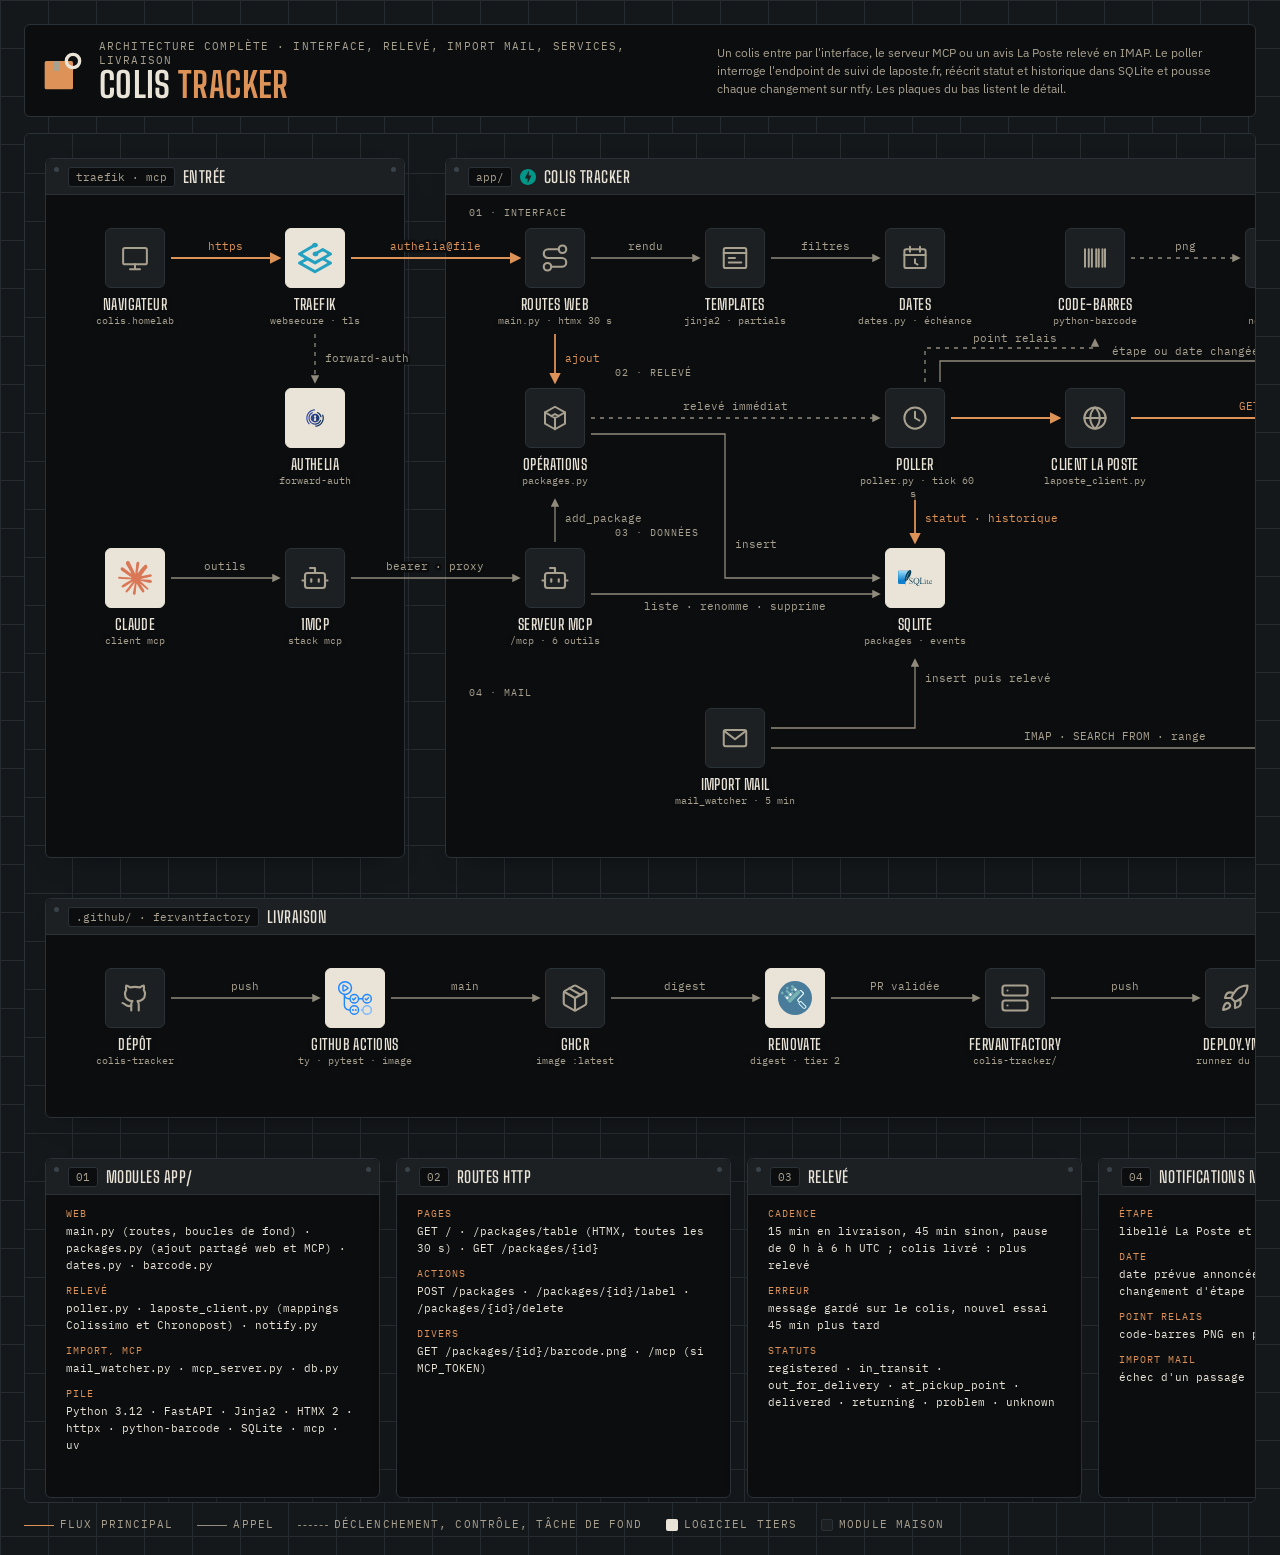
<file: docs/architecture/architecture.html>
<!DOCTYPE html>
<html lang="fr">
<head>
<meta charset="UTF-8">
<meta name="viewport" content="width=device-width, initial-scale=1.0">
<title>Colis Tracker</title>
<style>
/* Charte HomeLab (app/static/style.css) : salle de contrôle, sombre uniquement, un seul accent cuivre */
:root {
  color-scheme: dark;
  --bg: #15181b; --bg-deep: #0b0d0f; --surface: #1c2023; --surface-sunken: #0f1214;
  --text: #eae4d8; --text-muted: #a9a190; --border: #2b3237; --divider: #23282c;
  --grid: #262b30; --steel: #3a434a; --accent: #dd9257; --on-accent: #15181b;
  --plate: #eae4d8;
  --font-display: "Big Shoulders Text", sans-serif;
  --font-body: "IBM Plex Sans", sans-serif;
  --font-mono: "IBM Plex Mono", ui-monospace, monospace;
  --radius-sm: 3px; --radius-md: 6px;
  --shadow-panel: 0 14px 30px -22px rgb(0 0 0 / .7);
  --veil: rgb(11 13 15 / .82);
}
@font-face { font-family:"Big Shoulders Text"; font-weight:700; src:url([data-uri]) format("woff2"); }
@font-face { font-family:"Big Shoulders Text"; font-weight:600; src:url([data-uri]) format("woff2"); }
@font-face { font-family:"IBM Plex Mono"; font-weight:400; src:url([data-uri]) format("woff2"); }
@font-face { font-family:"IBM Plex Sans"; font-weight:400; src:url([data-uri]) format("woff2"); }
@font-face { font-family:"IBM Plex Sans"; font-weight:600; src:url([data-uri]) format("woff2"); }
* { margin:0; padding:0; box-sizing:border-box; }
html, body { overflow-x: clip; }
body { background: var(--bg); color: var(--text); font-family: var(--font-body); padding: 24px;
  background-image: linear-gradient(var(--grid) 1px, transparent 1px), linear-gradient(90deg, var(--grid) 1px, transparent 1px);
  background-size: 48px 48px; }
.page { width: fit-content; max-width: 100%; margin: 0 auto; }

.head { display:flex; align-items:center; gap:16px; background: var(--bg-deep); border:1px solid var(--border);
  border-radius: var(--radius-md); padding: 14px 18px; margin-bottom: 16px; }
.head img { width:40px; height:40px; }
.head .t { flex:1; }
.overline { font-family: var(--font-mono); font-size:11px; text-transform:uppercase; letter-spacing:.1em; color: var(--text-muted); }
h1 { font-family: var(--font-display); font-weight:700; font-size:35px; line-height:1; text-transform:uppercase; letter-spacing:.01em; }
h1 .a { color: var(--accent); }
.lede { max-width: 360px; font-size:12px; line-height:1.5; color: var(--text-muted); }

.scroller { overflow-x:auto; overflow-y:hidden; border:1px solid var(--border); border-radius: var(--radius-md); background: var(--bg); }
/* le canevas garde ses coordonnées ; les marges négatives rognent le vide au-dessus et au-dessous des panneaux */
.canvas { position:relative; width:1780px; height:1440px; margin:-56px 0 -16px;
  background-image: linear-gradient(var(--grid) 1px, transparent 1px), linear-gradient(90deg, var(--grid) 1px, transparent 1px);
  background-size: 48px 48px; background-position: -1px -1px; }

/* panneau riveté : bg-deep, bande d'en-tête surface, deux rivets steel */
.group { position:absolute; background: var(--bg-deep); border:1px solid var(--border); border-radius: var(--radius-md); box-shadow: var(--shadow-panel); }
.group::before, .group::after { content:""; position:absolute; top:8px; width:5px; height:5px; border-radius:50%; background: var(--steel); z-index:1; }
.group::before { left:8px; } .group::after { right:8px; }
.g-band { position:absolute; inset:0 0 auto 0; height:36px; background: var(--surface); border-bottom:1px solid var(--border);
  border-radius: var(--radius-md) var(--radius-md) 0 0; display:flex; align-items:center; gap:8px; padding: 0 22px; }
.g-band img { width:16px; height:16px; }
.g-band .title { font-family: var(--font-display); font-weight:600; font-size:16px; text-transform:uppercase; letter-spacing:.03em; }
.pill { font-family: var(--font-mono); font-size:10.5px; color: var(--text-muted); background: var(--bg-deep);
  border:1px solid var(--border); border-radius: var(--radius-sm); padding:2px 7px; }
.row-label { position:absolute; font-family: var(--font-mono); font-size:10px; letter-spacing:.1em; text-transform:uppercase; color: var(--text-muted); }

.node { position:absolute; width:132px; text-align:center; }
.tile { width:60px; height:60px; margin:0 auto; border-radius: var(--radius-md); display:grid; place-items:center; }
.tile img { width:34px; height:34px; object-fit:contain; }
.tile.brand { background: var(--plate); border:1px solid var(--plate); }      /* logo tiers : plaque claire, jamais recoloré */
.tile.mod { background: var(--surface); border:1px solid var(--border); }      /* module maison : glyphe text-muted */
.tile.mod img { width:30px; height:30px; }
.node:hover .tile { border-color: var(--accent); }
.node .name { font-family: var(--font-display); font-weight:600; font-size:15px; text-transform:uppercase; letter-spacing:.03em; margin-top:7px; }
.node .role { font-family: var(--font-mono); font-size:9.5px; color: var(--text-muted); margin-top:1px; }
.node .name span, .node .role span { background: var(--veil); padding: 0 4px; border-radius: var(--radius-sm); }

svg.edges { position:absolute; inset:0; width:1780px; height:1440px; pointer-events:none; }
.e { stroke: var(--accent); stroke-width:1.8; fill:none; }
.n { stroke: var(--text-muted); stroke-width:1.3; fill:none; opacity:.85; }
.dash { stroke-dasharray:4 5; }
.el { font-family: var(--font-mono); font-size:10.5px; fill: var(--text-muted);
  paint-order: stroke; stroke: var(--bg-deep); stroke-width:5px; stroke-linejoin:round; }
.el.a { fill: var(--accent); }

.legend { display:flex; gap:24px; align-items:center; margin-top:14px; flex-wrap:wrap; }
.legend .sw { display:inline-block; width:30px; vertical-align:middle; margin-right:6px; border-top:1.8px solid var(--accent); }
.legend .sw.n { border-color: var(--text-muted); border-top-width:1.3px; }
.legend .sw.dash { border-top-style: dashed; }
.legend .tl { display:inline-block; width:12px; height:12px; vertical-align:middle; margin-right:6px; border-radius:2px; }

/* plaques d'inventaire : la profondeur sans surcharger le schéma */
.plate .inv { position:absolute; inset:48px 20px 16px 20px; overflow:hidden; }
.inv-k { font-family: var(--font-mono); font-size:10px; letter-spacing:.1em; text-transform:uppercase; color: var(--accent); margin-top:10px; }
.inv-k:first-child { margin-top:0; }
.inv-v { font-family: var(--font-mono); font-size:11px; line-height:1.55; color: var(--text); margin-top:3px; }
.lede { max-width: 520px; }
</style>
</head>
<body>
<div class="page">
  <header class="head">
    <img src="[data-uri]" alt="">
    <div class="t">
      <div class="overline">Architecture complète · interface, relevé, import mail, services, livraison</div>
      <h1>Colis <span class="a">Tracker</span></h1>
    </div>
    <p class="lede">Un colis entre par l'interface, le serveur MCP ou un avis La Poste relevé en IMAP. Le poller interroge l'endpoint de suivi de laposte.fr, réécrit statut et historique dans SQLite et pousse chaque changement sur ntfy. Les plaques du bas listent le détail.</p>
  </header>
  <div class="scroller">
  <div class="canvas">
<div class="group" style="left:20px;top:80px;width:360px;height:700px"><div class="g-band"><span class="pill">traefik · mcp</span><span class="title">Entrée</span></div></div>
<div class="group" style="left:420px;top:80px;width:900px;height:700px"><div class="g-band"><span class="pill">app/</span><img src="[data-uri]" alt=""><span class="title">Colis Tracker</span></div></div>
<div class="group" style="left:1360px;top:80px;width:400px;height:700px"><div class="g-band"><span class="pill">internet · mail</span><span class="title">Services</span></div></div>
<div class="group" style="left:20px;top:820px;width:1320px;height:220px"><div class="g-band"><span class="pill">.github/ · fervantfactory</span><span class="title">Livraison</span></div></div>
<div class="row-label" style="left:444px;top:128px">01 · interface</div>
<div class="row-label" style="left:590px;top:288px">02 · relevé</div>
<div class="row-label" style="left:590px;top:448px">03 · données</div>
<div class="row-label" style="left:444px;top:608px">04 · mail</div>
    <svg class="edges" viewBox="0 0 1780 1440" aria-hidden="true">
      <defs>
        <marker id="ar" viewBox="0 0 10 10" refX="8" refY="5" markerWidth="6.5" markerHeight="6.5" orient="auto-start-reverse">
          <path d="M0 0 L10 5 L0 10 z" fill="context-stroke"/>
        </marker>
      </defs>
<path class="e" d="M146 180 H254" marker-end="url(#ar)"/>
<text class="el a" x="200" y="172" text-anchor="middle">https</text>
<path class="n dash" d="M290 256 V304" marker-end="url(#ar)"/>
<text class="el" x="300" y="284" text-anchor="start">forward-auth</text>
<path class="e" d="M326 180 H494" marker-end="url(#ar)"/>
<text class="el a" x="410" y="172" text-anchor="middle">authelia@file</text>
<path class="n" d="M146 500 H254" marker-end="url(#ar)"/>
<text class="el" x="200" y="492" text-anchor="middle">outils</text>
<path class="n" d="M326 500 H494" marker-end="url(#ar)"/>
<text class="el" x="410" y="492" text-anchor="middle">bearer · proxy</text>
<path class="n" d="M566 180 H674" marker-end="url(#ar)"/>
<text class="el" x="620" y="172" text-anchor="middle">rendu</text>
<path class="n" d="M746 180 H854" marker-end="url(#ar)"/>
<text class="el" x="800" y="172" text-anchor="middle">filtres</text>
<path class="n dash" d="M1106 180 H1214" marker-end="url(#ar)"/>
<text class="el" x="1160" y="172" text-anchor="middle">png</text>
<path class="e" d="M1286 180 H1434" marker-end="url(#ar)"/>
<text class="el a" x="1360" y="172" text-anchor="middle">push</text>
<path class="e" d="M530 256 V304" marker-end="url(#ar)"/>
<text class="el a" x="540" y="284" text-anchor="start">ajout</text>
<path class="n dash" d="M566 340 H854" marker-end="url(#ar)"/>
<text class="el" x="710" y="332" text-anchor="middle">relevé immédiat</text>
<path class="e" d="M926 340 H1034" marker-end="url(#ar)"/>
<path class="e" d="M1106 340 H1434" marker-end="url(#ar)"/>
<text class="el a" x="1270" y="332" text-anchor="middle">GET suivi-unifie</text>
<path class="n dash" d="M900 304 V270 H1070 V262" marker-end="url(#ar)"/>
<text class="el" x="990" y="264" text-anchor="middle">point relais</text>
<path class="n" d="M915 304 V283 H1250 V262" marker-end="url(#ar)"/>
<text class="el" x="1160" y="277" text-anchor="middle">étape ou date changée</text>
<path class="n" d="M530 464 V422" marker-end="url(#ar)"/>
<text class="el" x="540" y="444" text-anchor="start">add_package</text>
<path class="e" d="M890 416 V464" marker-end="url(#ar)"/>
<text class="el a" x="900" y="444" text-anchor="start">statut · historique</text>
<path class="n" d="M566 356 H700 V500 H854" marker-end="url(#ar)"/>
<text class="el" x="710" y="470" text-anchor="start">insert</text>
<path class="n" d="M566 516 H854" marker-end="url(#ar)"/>
<text class="el" x="710" y="532" text-anchor="middle">liste · renomme · supprime</text>
<path class="n" d="M746 650 H890 V582" marker-end="url(#ar)"/>
<text class="el" x="900" y="604" text-anchor="start">insert puis relevé</text>
<path class="n" d="M746 670 H1434" marker-end="url(#ar)"/>
<text class="el" x="1090" y="662" text-anchor="middle">IMAP · SEARCH FROM · range</text>
<path class="n dash" d="M1614 660 H1506" marker-end="url(#ar)"/>
<text class="el" x="1560" y="652" text-anchor="middle">relève</text>
<path class="n" d="M146 920 H294" marker-end="url(#ar)"/>
<text class="el" x="220" y="912" text-anchor="middle">push</text>
<path class="n" d="M366 920 H514" marker-end="url(#ar)"/>
<text class="el" x="440" y="912" text-anchor="middle">main</text>
<path class="n" d="M586 920 H734" marker-end="url(#ar)"/>
<text class="el" x="660" y="912" text-anchor="middle">digest</text>
<path class="n" d="M806 920 H954" marker-end="url(#ar)"/>
<text class="el" x="880" y="912" text-anchor="middle">PR validée</text>
<path class="n" d="M1026 920 H1174" marker-end="url(#ar)"/>
<text class="el" x="1100" y="912" text-anchor="middle">push</text>
<path class="n dash" d="M1246 920 H1290 V788" marker-end="url(#ar)"/>
<text class="el" x="1300" y="860" text-anchor="start">compose up</text>
    </svg>
<div class="node" style="left:44px;top:150px"><div class="tile mod"><img src="[data-uri]" alt=""></div><div class="name"><span>Navigateur</span></div><div class="role"><span>colis.homelab</span></div></div>
<div class="node" style="left:224px;top:150px"><div class="tile brand"><img src="[data-uri]" alt=""></div><div class="name"><span>Traefik</span></div><div class="role"><span>websecure · tls</span></div></div>
<div class="node" style="left:224px;top:310px"><div class="tile brand"><img src="[data-uri]" alt=""></div><div class="name"><span>Authelia</span></div><div class="role"><span>forward-auth</span></div></div>
<div class="node" style="left:44px;top:470px"><div class="tile brand"><img src="[data-uri]" alt=""></div><div class="name"><span>Claude</span></div><div class="role"><span>client mcp</span></div></div>
<div class="node" style="left:224px;top:470px"><div class="tile mod"><img src="[data-uri]" alt=""></div><div class="name"><span>1MCP</span></div><div class="role"><span>stack mcp</span></div></div>
<div class="node" style="left:464px;top:150px"><div class="tile mod"><img src="[data-uri]" alt=""></div><div class="name"><span>Routes web</span></div><div class="role"><span>main.py · htmx 30 s</span></div></div>
<div class="node" style="left:644px;top:150px"><div class="tile mod"><img src="[data-uri]" alt=""></div><div class="name"><span>Templates</span></div><div class="role"><span>jinja2 · partials</span></div></div>
<div class="node" style="left:824px;top:150px"><div class="tile mod"><img src="[data-uri]" alt=""></div><div class="name"><span>Dates</span></div><div class="role"><span>dates.py · échéance</span></div></div>
<div class="node" style="left:1004px;top:150px"><div class="tile mod"><img src="[data-uri]" alt=""></div><div class="name"><span>Code-barres</span></div><div class="role"><span>python-barcode</span></div></div>
<div class="node" style="left:1184px;top:150px"><div class="tile mod"><img src="[data-uri]" alt=""></div><div class="name"><span>Notify</span></div><div class="role"><span>notify.py</span></div></div>
<div class="node" style="left:464px;top:310px"><div class="tile mod"><img src="[data-uri]" alt=""></div><div class="name"><span>Opérations</span></div><div class="role"><span>packages.py</span></div></div>
<div class="node" style="left:824px;top:310px"><div class="tile mod"><img src="[data-uri]" alt=""></div><div class="name"><span>Poller</span></div><div class="role"><span>poller.py · tick 60 s</span></div></div>
<div class="node" style="left:1004px;top:310px"><div class="tile mod"><img src="[data-uri]" alt=""></div><div class="name"><span>Client La Poste</span></div><div class="role"><span>laposte_client.py</span></div></div>
<div class="node" style="left:464px;top:470px"><div class="tile mod"><img src="[data-uri]" alt=""></div><div class="name"><span>Serveur MCP</span></div><div class="role"><span>/mcp · 6 outils</span></div></div>
<div class="node" style="left:824px;top:470px"><div class="tile brand"><img src="[data-uri]" alt=""></div><div class="name"><span>SQLite</span></div><div class="role"><span>packages · events</span></div></div>
<div class="node" style="left:644px;top:630px"><div class="tile mod"><img src="[data-uri]" alt=""></div><div class="name"><span>Import mail</span></div><div class="role"><span>mail_watcher · 5 min</span></div></div>
<div class="node" style="left:1404px;top:150px"><div class="tile brand"><img src="[data-uri]" alt=""></div><div class="name"><span>ntfy</span></div><div class="role"><span>topic colis</span></div></div>
<div class="node" style="left:1404px;top:310px"><div class="tile brand"><img src="[data-uri]" alt=""></div><div class="name"><span>La Poste</span></div><div class="role"><span>laposte.fr · json</span></div></div>
<div class="node" style="left:1404px;top:630px"><div class="tile brand"><img src="[data-uri]" alt=""></div><div class="name"><span>Hub mail</span></div><div class="role"><span>stack mail · imap</span></div></div>
<div class="node" style="left:1584px;top:630px"><div class="tile brand"><img src="[data-uri]" alt=""></div><div class="name"><span>Gmail</span></div><div class="role"><span>avis la poste</span></div></div>
<div class="node" style="left:44px;top:890px"><div class="tile mod"><img src="[data-uri]" alt=""></div><div class="name"><span>Dépôt</span></div><div class="role"><span>colis-tracker</span></div></div>
<div class="node" style="left:264px;top:890px"><div class="tile brand"><img src="[data-uri]" alt=""></div><div class="name"><span>GitHub Actions</span></div><div class="role"><span>ty · pytest · image</span></div></div>
<div class="node" style="left:484px;top:890px"><div class="tile mod"><img src="[data-uri]" alt=""></div><div class="name"><span>GHCR</span></div><div class="role"><span>image :latest</span></div></div>
<div class="node" style="left:704px;top:890px"><div class="tile brand"><img src="[data-uri]" alt=""></div><div class="name"><span>Renovate</span></div><div class="role"><span>digest · tier 2</span></div></div>
<div class="node" style="left:924px;top:890px"><div class="tile mod"><img src="[data-uri]" alt=""></div><div class="name"><span>fervantfactory</span></div><div class="role"><span>colis-tracker/</span></div></div>
<div class="node" style="left:1144px;top:890px"><div class="tile mod"><img src="[data-uri]" alt=""></div><div class="name"><span>deploy.yml</span></div><div class="role"><span>runner du NUC</span></div></div>
<div class="group plate" style="left:20px;top:1080px;width:335px;height:340px"><div class="g-band"><span class="pill">01</span><span class="title">Modules app/</span></div><div class="inv"><div class="inv-k">web</div><div class="inv-v">main.py (routes, boucles de fond) · packages.py (ajout partagé web et MCP) · dates.py · barcode.py</div><div class="inv-k">relevé</div><div class="inv-v">poller.py · laposte_client.py (mappings Colissimo et Chronopost) · notify.py</div><div class="inv-k">import, mcp</div><div class="inv-v">mail_watcher.py · mcp_server.py · db.py</div><div class="inv-k">pile</div><div class="inv-v">Python 3.12 · FastAPI · Jinja2 · HTMX 2 · httpx · python-barcode · SQLite · mcp · uv</div></div></div>
<div class="group plate" style="left:371px;top:1080px;width:335px;height:340px"><div class="g-band"><span class="pill">02</span><span class="title">Routes HTTP</span></div><div class="inv"><div class="inv-k">pages</div><div class="inv-v">GET / · /packages/table (HTMX, toutes les 30 s) · GET /packages/{id}</div><div class="inv-k">actions</div><div class="inv-v">POST /packages · /packages/{id}/label · /packages/{id}/delete</div><div class="inv-k">divers</div><div class="inv-v">GET /packages/{id}/barcode.png · /mcp (si MCP_TOKEN)</div></div></div>
<div class="group plate" style="left:722px;top:1080px;width:335px;height:340px"><div class="g-band"><span class="pill">03</span><span class="title">Relevé</span></div><div class="inv"><div class="inv-k">cadence</div><div class="inv-v">15 min en livraison, 45 min sinon, pause de 0 h à 6 h UTC ; colis livré : plus relevé</div><div class="inv-k">erreur</div><div class="inv-v">message gardé sur le colis, nouvel essai 45 min plus tard</div><div class="inv-k">statuts</div><div class="inv-v">registered · in_transit · out_for_delivery · at_pickup_point · delivered · returning · problem · unknown</div></div></div>
<div class="group plate" style="left:1073px;top:1080px;width:335px;height:340px"><div class="g-band"><span class="pill">04</span><span class="title">Notifications ntfy</span></div><div class="inv"><div class="inv-k">étape</div><div class="inv-v">libellé La Poste et date prévue</div><div class="inv-k">date</div><div class="inv-v">date prévue annoncée ou décalée sans changement d'étape</div><div class="inv-k">point relais</div><div class="inv-v">code-barres PNG en pièce jointe</div><div class="inv-k">import mail</div><div class="inv-v">échec d'un passage</div></div></div>
<div class="group plate" style="left:1424px;top:1080px;width:335px;height:340px"><div class="g-band"><span class="pill">05</span><span class="title">Données et MCP</span></div><div class="inv"><div class="inv-k">packages</div><div class="inv-v">tracking_code unique · label · carrier · status, raw_status · delivered, delivered_at · estimated_delivery · error · next_poll_at</div><div class="inv-k">events</div><div class="inv-v">historique complet, resynchronisé à chaque relevé</div><div class="inv-k">volume</div><div class="inv-v">colis_tracker_data : data/colis.db</div><div class="inv-k">outils mcp</div><div class="inv-v">list_packages · get_package · get_barcode · add_package · rename_package · delete_package</div></div></div>
  </div>
  </div>
  <div class="legend overline">
    <span><span class="sw"></span>flux principal</span>
    <span><span class="sw n"></span>appel</span>
    <span><span class="sw n dash"></span>déclenchement, contrôle, tâche de fond</span>
    <span><span class="tl" style="background:var(--plate)"></span>logiciel tiers</span>
    <span><span class="tl" style="background:var(--surface);border:1px solid var(--border)"></span>module maison</span>
  </div>
</div>
</body>
</html>
</file>
